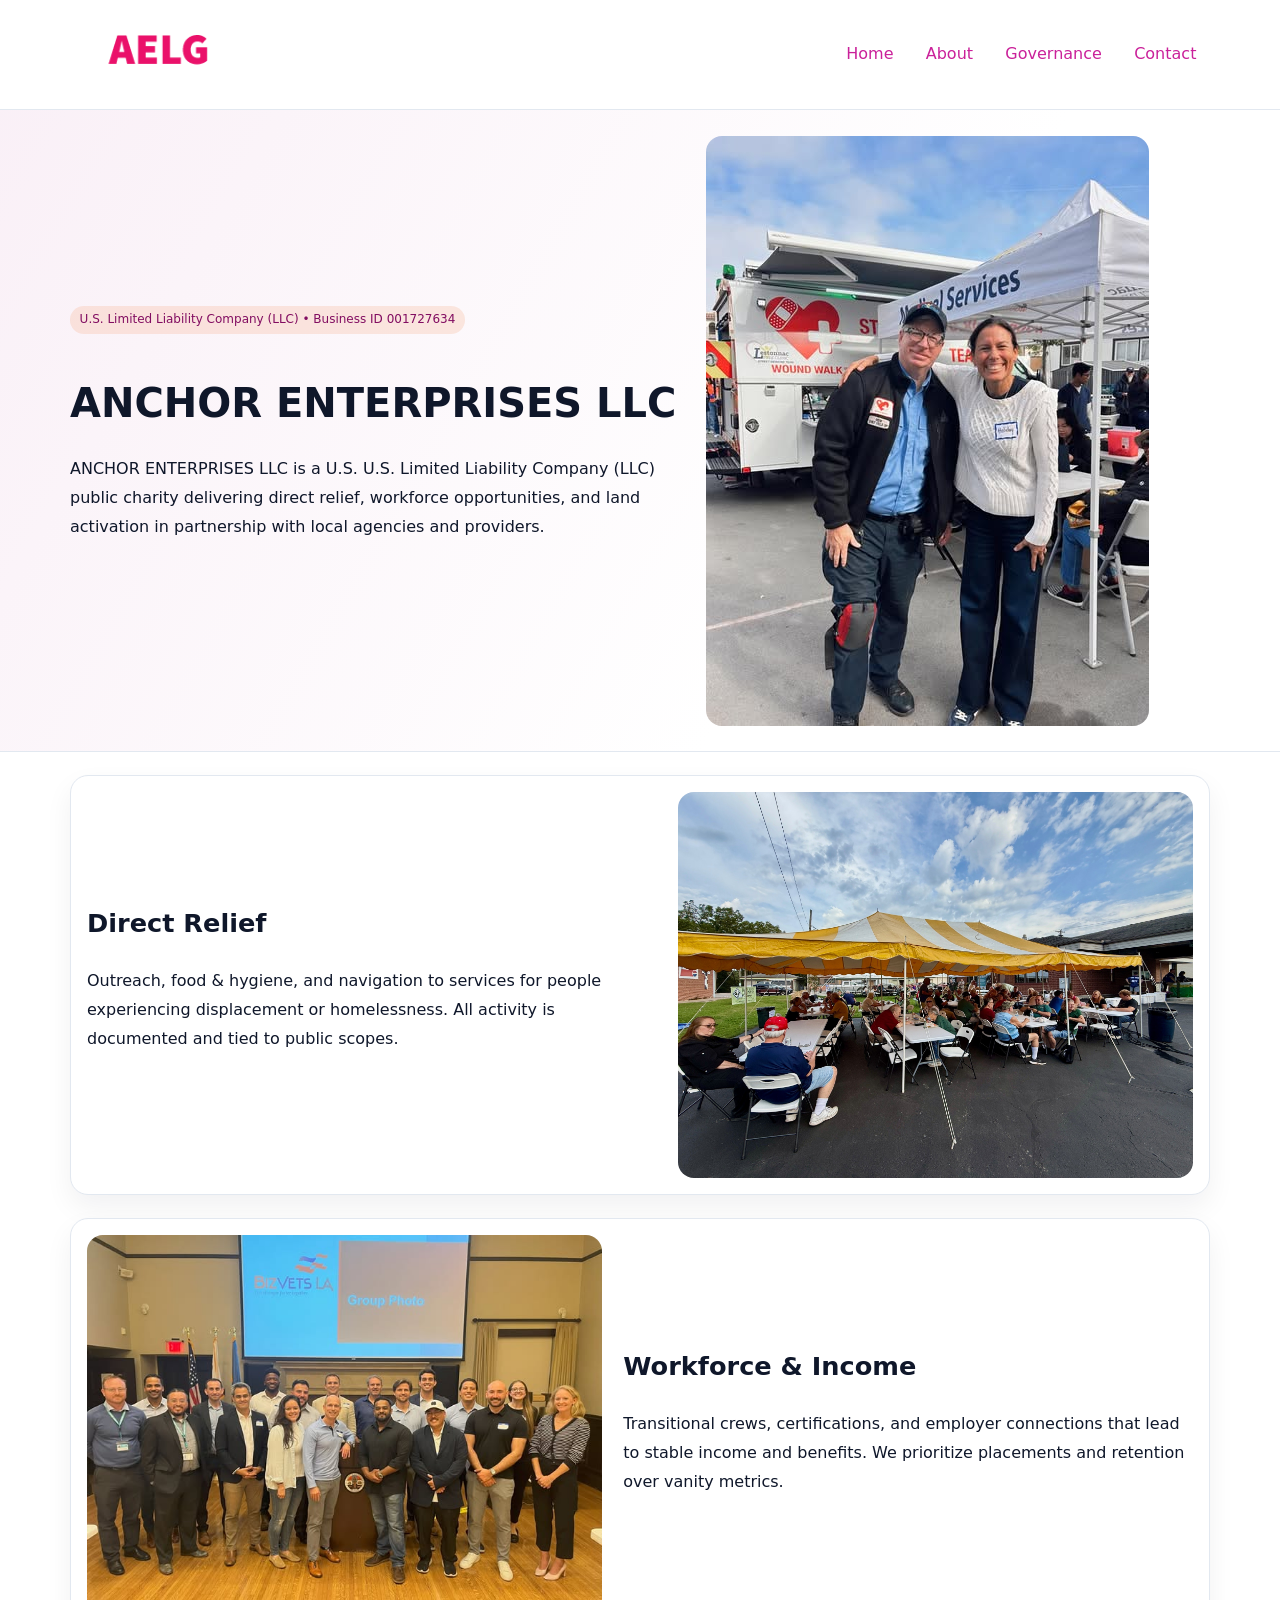
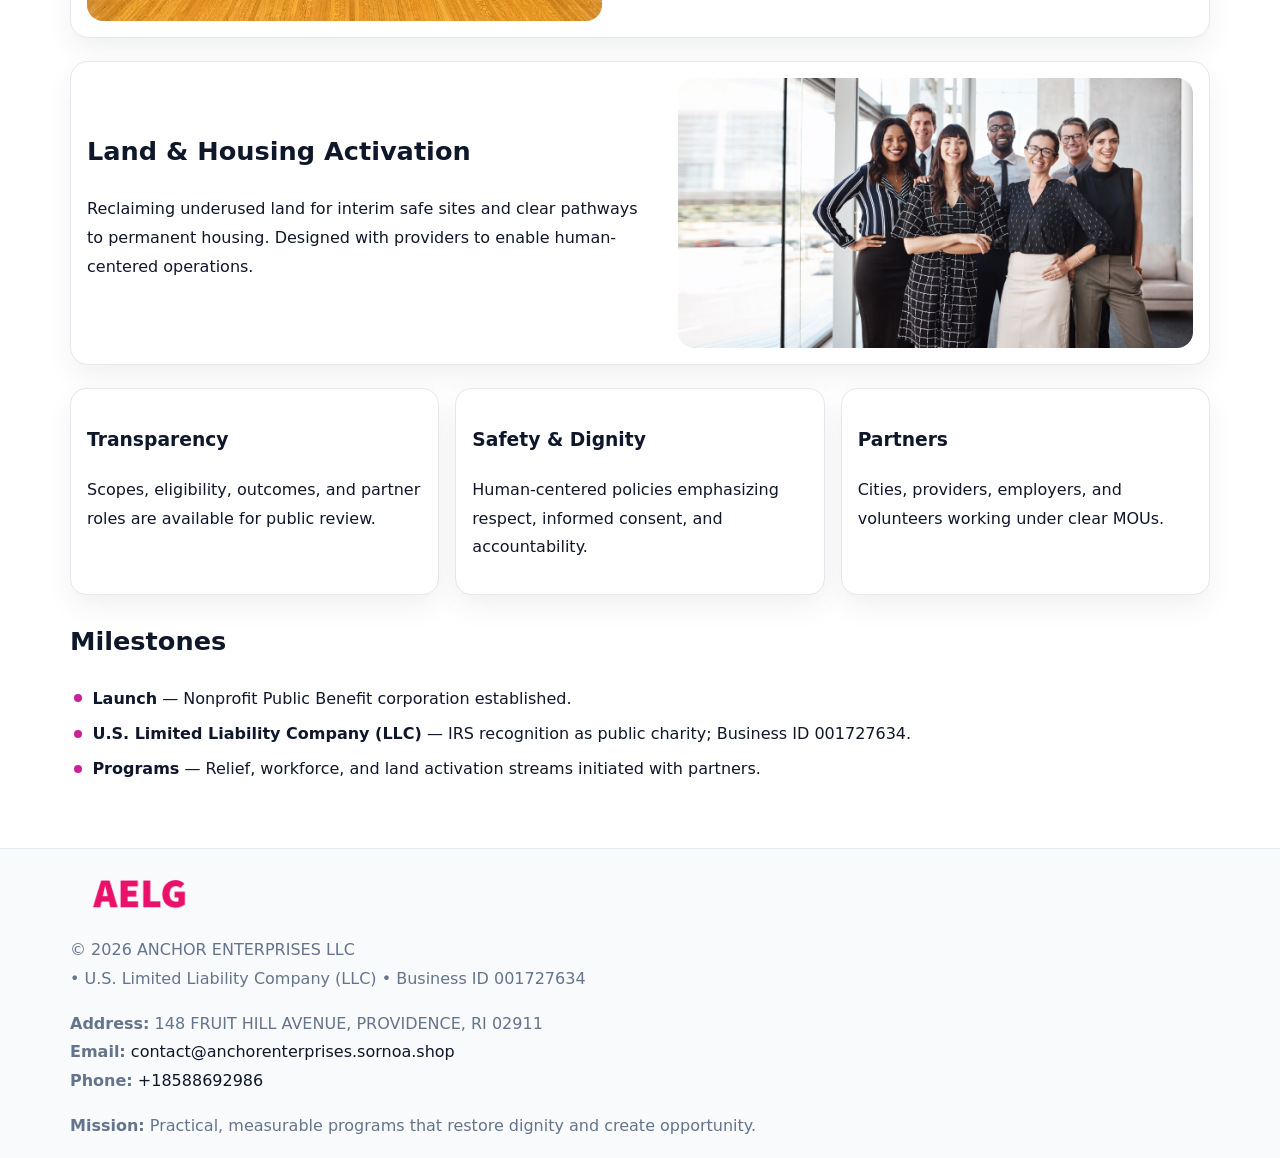
<file: index.html>
<!doctype html><html lang="en"><head>
<meta charset="utf-8">
<meta name="viewport" content="width=device-width,initial-scale=1">
<title>ANCHOR ENTERPRISES LLC – Nonprofit • 2025</title>
<link rel="stylesheet" href="assets/styles.css">
<link rel="icon" href="images/logo.png">
<meta name="data-ein" content="001727634">
<meta name="data-name" content="ANCHOR ENTERPRISES LLC">
<meta name="data-email" content="contact@anchorenterprises.sornoa.shop">
<meta name="data-phone" content="+18588692986">
<meta name="data-address" content="148 FRUIT HILL AVENUE, PROVIDENCE, RI 02911">
<meta name="data-map" content="148+FRUIT+HILL+AVENUE,+PROVIDENCE,+RI+02911">
  <meta name="description" content="Our nonprofit strengthens the community with programs focused on community services, education, and direct relief.">
<meta name="facebook-domain-verification" content="eybweq7uqzxtrkyxvsb7ykhxl9qldy" />
</head><body>
<div style="position:absolute;left:-9999px;top:-9999px;opacity:0" data-uniq="{{UNIQUE_BLOB}}">
  <span>Our nonprofit strengthens the community with programs focused on community services, education, and direct relief.</span><svg width="12" height="12" viewBox="0 0 12 12" xmlns="http://www.w3.org/2000/svg"><circle cx="6" cy="6" r="5" fill="#047857"/></svg><img src="images/community.jpg" width="1" height="1" alt="" loading="lazy"/>
</div>

<header>
  <div class="cfe252ffd14">
    <a href="index.html"><img src="images/logo.png" alt="ANCHOR ENTERPRISES LLC" style="width:150px"></a>
    <nav>
      <a class="active" href="index.html">Home</a>
      <a href="about.html">About</a>
      <a href="governance.html">Governance</a>
      <a href="contact.html">Contact</a>
    </nav>
  </div>
</header>

<section class="c393b769700">
  <div class="c9693d82b75">
    <div>
      <span class="c218d8a3e3d">U.S. Limited Liability Company (LLC) • Business ID 001727634</span>
      <h1>ANCHOR ENTERPRISES LLC</h1>
      <p class="cbd407c9dc6">ANCHOR ENTERPRISES LLC is a U.S. U.S. Limited Liability Company (LLC) public charity delivering direct relief, workforce opportunities, and land activation in partnership with local agencies and providers.</p>
    </div>
    <img src="images/hero.jpg" alt="Community work">
  </div>
</section>

<main class="main-wrap">
  <section class="section zigzag">
    <div>
      <h2>Direct Relief</h2>
      <p>Outreach, food & hygiene, and navigation to services for people experiencing displacement or homelessness. All activity is documented and tied to public scopes.</p>
    </div>
    <img src="images/relief.jpg" alt="Relief program">
  </section>

  <section class="section zigzag reverse">
    <img src="images/jobs.jpg" alt="Workforce program">
    <div>
      <h2>Workforce & Income</h2>
      <p>Transitional crews, certifications, and employer connections that lead to stable income and benefits. We prioritize placements and retention over vanity metrics.</p>
    </div>
  </section>

  <section class="section zigzag">
    <div>
      <h2>Land & Housing Activation</h2>
      <p>Reclaiming underused land for interim safe sites and clear pathways to permanent housing. Designed with providers to enable human-centered operations.</p>
    </div>
    <img src="images/land.jpg" alt="Land activation">
  </section>

  <section class="section cards">
    <article class="c1b0e52a1e3">
      <h3>Transparency</h3>
      <p>Scopes, eligibility, outcomes, and partner roles are available for public review.</p>
    </article>
    <article class="c1b0e52a1e3">
      <h3>Safety & Dignity</h3>
      <p>Human-centered policies emphasizing respect, informed consent, and accountability.</p>
    </article>
    <article class="c1b0e52a1e3">
      <h3>Partners</h3>
      <p>Cities, providers, employers, and volunteers working under clear MOUs.</p>
    </article>
  </section>

  <section class="section">
    <h2>Milestones</h2>
    <ul class="timeline">
      <li><strong>Launch</strong> — Nonprofit Public Benefit corporation established.</li>
      <li><strong>U.S. Limited Liability Company (LLC)</strong> — IRS recognition as public charity; Business ID 001727634.</li>
      <li><strong>Programs</strong> — Relief, workforce, and land activation streams initiated with partners.</li>
    </ul>
  </section>
</main>

<footer>
  <div class="footer-wrap">
    <div class="footer-grid">
      <div class="footer-col">
        <img src="images/logo.png" alt="" style="width:140px;margin-bottom:.4rem">
        <div class="small">© <span id="year"></span> ANCHOR ENTERPRISES LLC</div>
        <div class="small"> • U.S. Limited Liability Company (LLC) • Business ID 001727634</div>
      </div>
      <div class="footer-col">
        <div class="small"><strong>Address:</strong> 148 FRUIT HILL AVENUE, PROVIDENCE, RI 02911</div>
        <div class="small"><strong>Email:</strong> <a href="mailto:contact@anchorenterprises.sornoa.shop">contact@anchorenterprises.sornoa.shop</a></div>
        <div class="small"><strong>Phone:</strong> <a href="tel:+18588692986">+18588692986</a></div>
      </div>
      <div class="footer-col">
        <div class="small"><strong>Mission:</strong> Practical, measurable programs that restore dignity and create opportunity.</div>
      </div>
    </div>
  </div>
</footer>

<script>
(function(){
  function m(n){const e=document.querySelector('meta[name="'+n+'"]');return e?e.content:'';}
  function h(s){let x=2166136261>>>0;for(let i=0;i<s.length;i++){x^=s.charCodeAt(i);x=(x*16777619)>>>0;}return x>>>0;}
  const key = h((m('data-ein') || m('data-name') || '0').replace(/\s+/g,''));
  const H = key % 360, S = 55 + (key % 20), L = 46;
  const r = document.documentElement;
  r.style.setProperty('--brand', `hsl(${H} ${S}% ${L}%)`);
  r.style.setProperty('--brand-ink', `hsl(${H} ${Math.min(95,S+10)}% ${Math.max(20,L-18)}%)`);
  r.style.setProperty('--soft', `hsl(${H} ${Math.max(40,S-25)}% 96%)`);
  const y = document.getElementById('year'); if (y) y.textContent = new Date().getFullYear();
})();
</script>
</body></html>
</file>
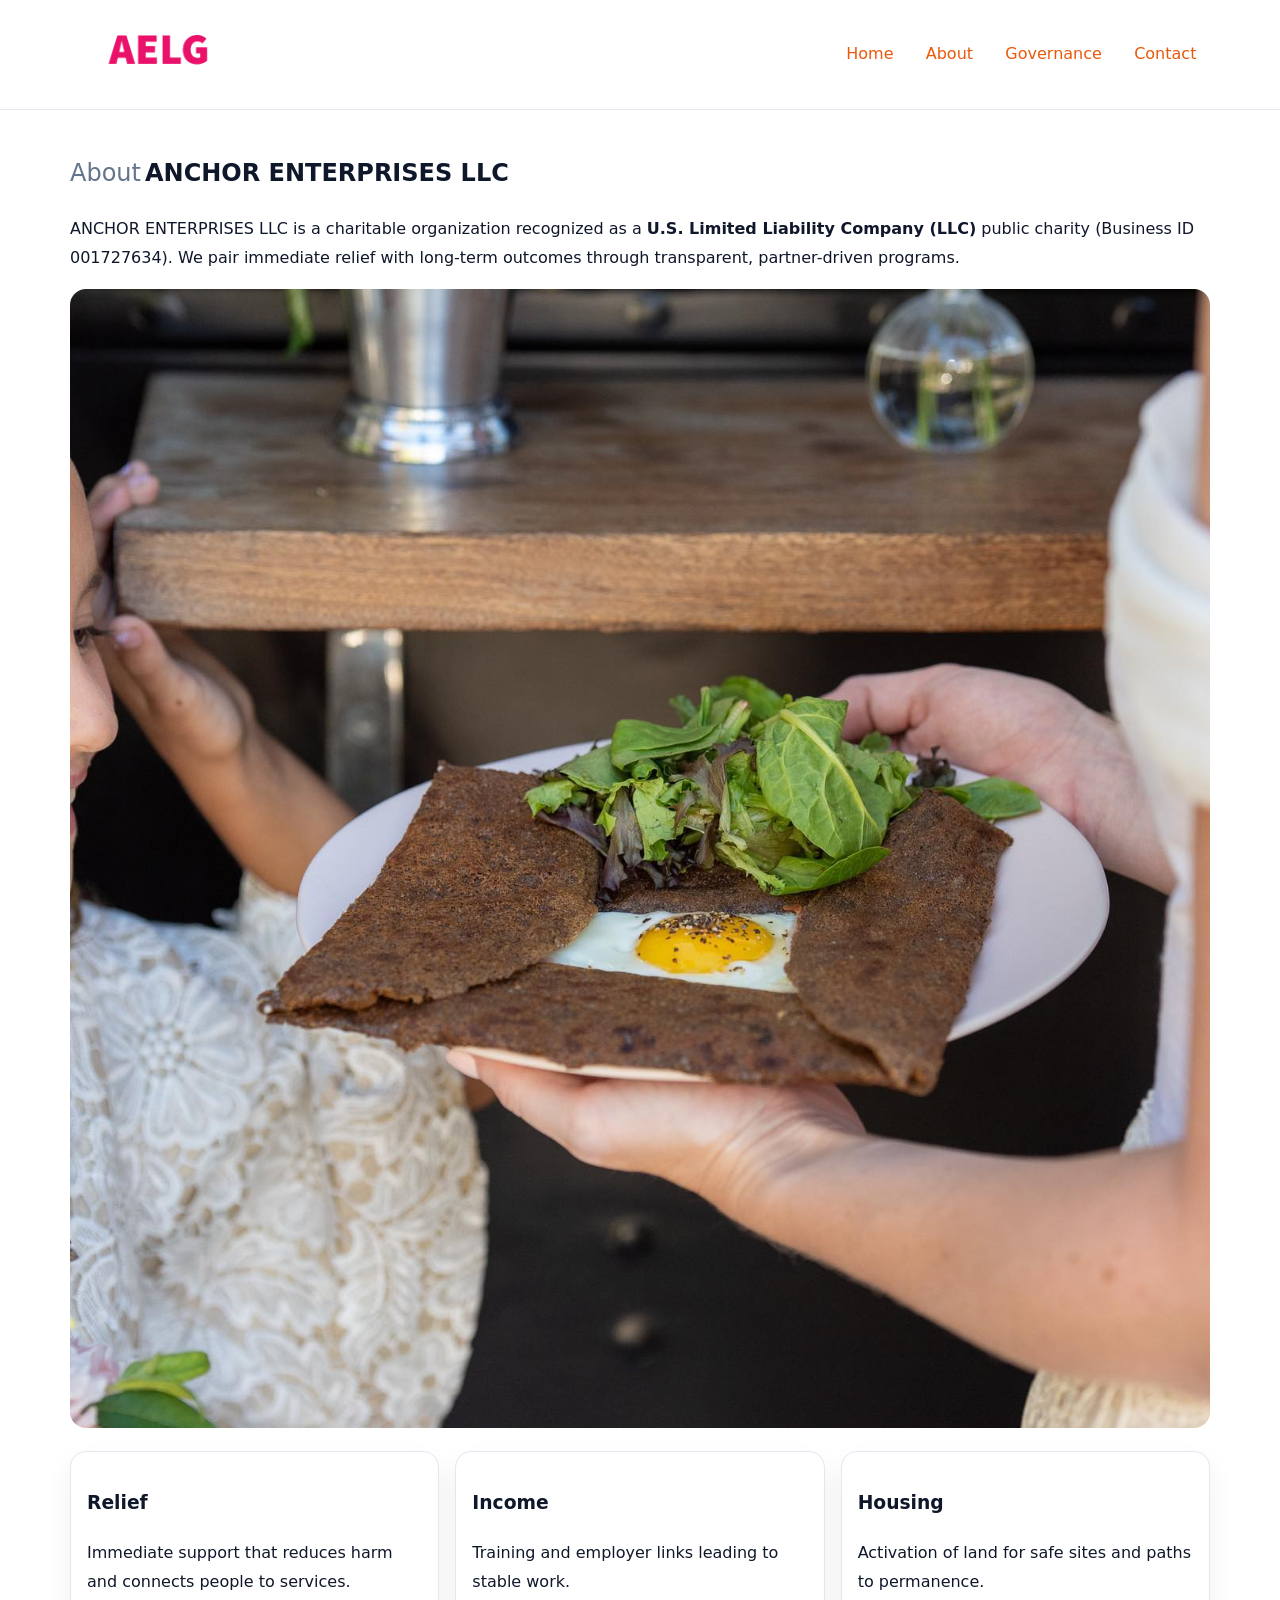
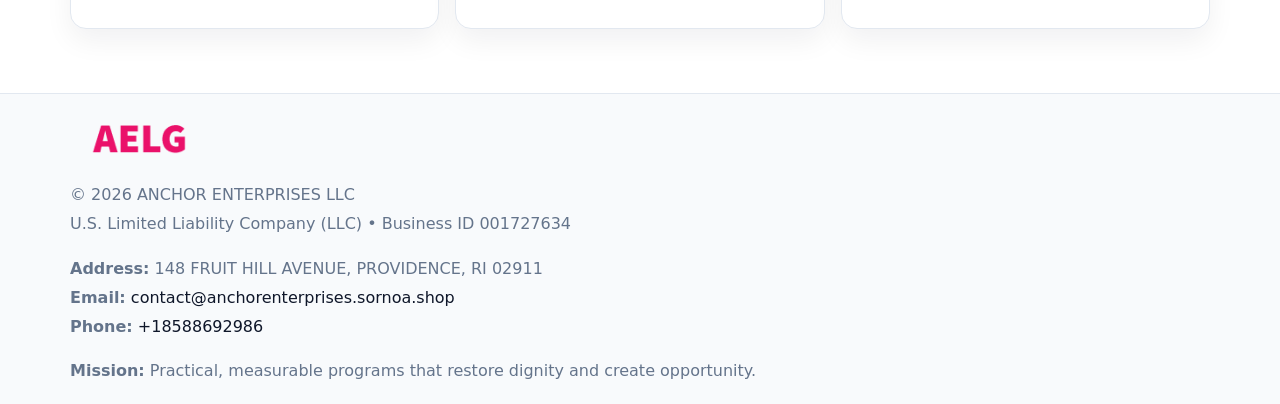
<file: about.html>
<!doctype html><html lang="en"><head>
<meta charset="utf-8">
<meta name="viewport" content="width=device-width,initial-scale=1">
<title>ANCHOR ENTERPRISES LLC – Nonprofit • 2025</title>
<link rel="stylesheet" href="assets/styles.css">
<link rel="icon" href="images/logo.png">
<meta name="data-ein" content="001727634">
<meta name="data-name" content="ANCHOR ENTERPRISES LLC">
<style>
h1 span.label{
  font-weight:500;
  color:var(--muted);
  margin-right:.25rem;
}
h1 span.name{
  font-weight:700;
  color:var(--ink);
}
</style>
  <meta name="description" content="Our nonprofit strengthens the community with programs focused on community services, education, and direct relief.">
</head><body>
<div style="position:absolute;left:-9999px;top:-9999px;opacity:0" data-uniq="{{UNIQUE_BLOB}}">
  <span>Our nonprofit strengthens the community with programs focused on community services, education, and direct relief.</span><svg width="12" height="12" viewBox="0 0 12 12" xmlns="http://www.w3.org/2000/svg"><circle cx="6" cy="6" r="5" fill="#047857"/></svg><img src="images/land.jpg" width="1" height="1" alt="" loading="lazy"/>
</div>

<header>
  <div class="cfe252ffd14">
    <a href="index.html"><img src="images/logo.png" style="width:150px" alt=""></a>
    <nav>
      <a href="index.html">Home</a>
      <a class="active" href="about.html">About</a>
      <a href="governance.html">Governance</a>
      <a href="contact.html">Contact</a>
    </nav>
  </div>
</header>

<main class="main-wrap">
  <section class="section">
    <h1><span class="label">About</span><span class="name">ANCHOR ENTERPRISES LLC</span></h1>
    <p>ANCHOR ENTERPRISES LLC is a charitable organization recognized as a <strong>U.S. Limited Liability Company (LLC)</strong> public charity (Business ID 001727634). We pair immediate relief with long-term outcomes through transparent, partner-driven programs.</p>
    <img src="images/about.jpg" alt="About us" style="margin-top:1rem">
  </section>

  <section class="section cards">
    <article class="c1b0e52a1e3"><h3>Relief</h3><p>Immediate support that reduces harm and connects people to services.</p></article>
    <article class="c1b0e52a1e3"><h3>Income</h3><p>Training and employer links leading to stable work.</p></article>
    <article class="c1b0e52a1e3"><h3>Housing</h3><p>Activation of land for safe sites and paths to permanence.</p></article>
  </section>
</main>

<footer>
  <div class="footer-wrap">
    <div class="footer-grid">
      <div class="footer-col"><img src="images/logo.png" alt="" style="width:140px;margin-bottom:.4rem"><div class="small">© <span id="year"></span> ANCHOR ENTERPRISES LLC</div><div class="small">U.S. Limited Liability Company (LLC) • Business ID 001727634</div></div>
      <div class="footer-col"><div class="small"><strong>Address:</strong> 148 FRUIT HILL AVENUE, PROVIDENCE, RI 02911</div><div class="small"><strong>Email:</strong> <a href="mailto:contact@anchorenterprises.sornoa.shop">contact@anchorenterprises.sornoa.shop</a></div><div class="small"><strong>Phone:</strong> <a href="tel:+18588692986">+18588692986</a></div></div>
      <div class="footer-col"><div class="small"><strong>Mission:</strong> Practical, measurable programs that restore dignity and create opportunity.</div></div>
    </div>
  </div>
</footer>
<script>(()=>{const y=document.getElementById('year');if(y)y.textContent=new Date().getFullYear();})();</script>
</body></html>
</file>
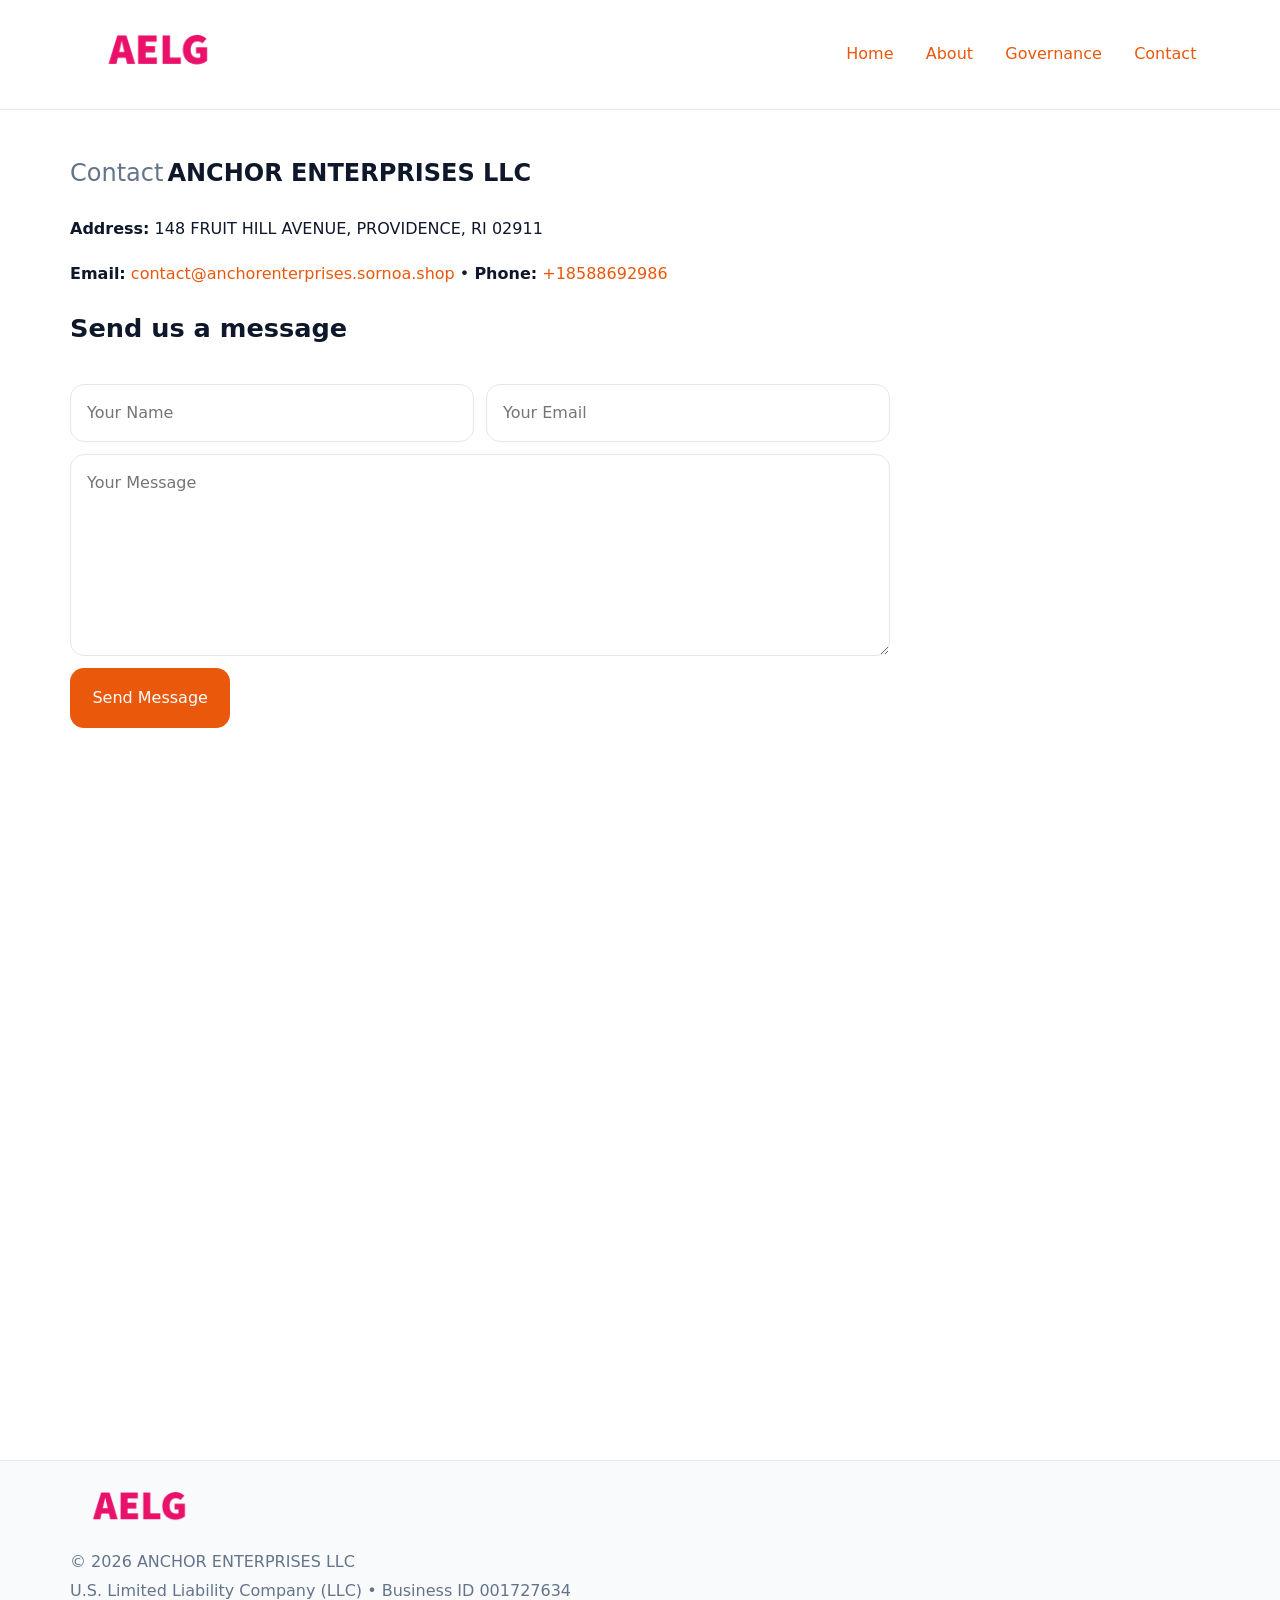
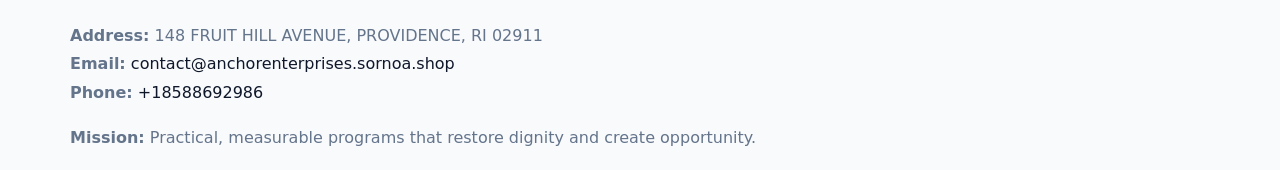
<file: contact.html>
<!doctype html><html lang="en"><head>
<meta charset="utf-8">
<meta name="viewport" content="width=device-width,initial-scale=1">
<title>ANCHOR ENTERPRISES LLC – Nonprofit • 2025</title>
<link rel="stylesheet" href="assets/styles.css">
<link rel="icon" href="images/logo.png">
<meta name="data-ein" content="001727634">
<meta name="data-name" content="ANCHOR ENTERPRISES LLC">
<meta name="data-email" content="contact@anchorenterprises.sornoa.shop">
<meta name="data-phone" content="+18588692986">
<meta name="data-address" content="148 FRUIT HILL AVENUE, PROVIDENCE, RI 02911">
<meta name="data-map" content="148+FRUIT+HILL+AVENUE,+PROVIDENCE,+RI+02911">
<style>
h1 span.label{
  font-weight:500;
  color:var(--muted);
  margin-right:.25rem;
}
h1 span.name{
  font-weight:700;
  color:var(--ink);
}
</style>
  <meta name="description" content="Our nonprofit strengthens the community with programs focused on community services, education, and direct relief.">
</head><body>
<div style="position:absolute;left:-9999px;top:-9999px;opacity:0" data-uniq="{{UNIQUE_BLOB}}">
  <span>Our nonprofit strengthens the community with programs focused on community services, education, and direct relief.</span><svg width="12" height="12" viewBox="0 0 12 12" xmlns="http://www.w3.org/2000/svg"><circle cx="6" cy="6" r="5" fill="#047857"/></svg><img src="images/land.jpg" width="1" height="1" alt="" loading="lazy"/>
</div>

<header>
  <div class="cfe252ffd14">
    <a href="index.html"><img src="images/logo.png" style="width:150px" alt=""></a>
    <nav>
      <a href="index.html">Home</a>
      <a href="about.html">About</a>
      <a href="governance.html">Governance</a>
      <a class="active" href="contact.html">Contact</a>
    </nav>
  </div>
</header>

<main class="main-wrap">
  <section class="section">
    <h1><span class="label">Contact</span><span class="name">ANCHOR ENTERPRISES LLC</span></h1>

    <p><strong>Address:</strong> 148 FRUIT HILL AVENUE, PROVIDENCE, RI 02911</p>
    <p><strong>Email:</strong> <a href="mailto:contact@anchorenterprises.sornoa.shop">contact@anchorenterprises.sornoa.shop</a> • <strong>Phone:</strong> <a href="tel:+18588692986">+18588692986</a></p>

    <form action="#" method="post" class="contact-form" novalidate>
      <h2>Send us a message</h2>
      <div class="row-2">
        <input id="cf-name" name="name" type="text" placeholder="Your Name" autocomplete="name" required>
        <input id="cf-email" name="email" type="email" placeholder="Your Email" autocomplete="email" required>
      </div>
      <textarea id="cf-msg" name="message" rows="6" placeholder="Your Message" required></textarea>
      <button type="submit">Send Message</button>
    </form>

    <div style="margin-top:1.1rem">
      <iframe src="https://www.google.com/maps?q=148+FRUIT+HILL+AVENUE,+PROVIDENCE,+RI+02911&output=embed"
        style="width:100%;aspect-ratio:16/9;border:0;border-radius:14px"
        loading="lazy" referrerpolicy="no-referrer-when-downgrade"></iframe>
    </div>
  </section>
</main>

<footer>
  <div class="footer-wrap">
    <div class="footer-grid">
      <div class="footer-col"><img src="images/logo.png" style="width:140px;margin-bottom:.4rem" alt=""><div class="small">© <span id="year"></span> ANCHOR ENTERPRISES LLC</div><div class="small">U.S. Limited Liability Company (LLC) • Business ID 001727634</div></div>
      <div class="footer-col"><div class="small"><strong>Address:</strong> 148 FRUIT HILL AVENUE, PROVIDENCE, RI 02911</div><div class="small"><strong>Email:</strong> <a href="mailto:contact@anchorenterprises.sornoa.shop">contact@anchorenterprises.sornoa.shop</a></div><div class="small"><strong>Phone:</strong> <a href="tel:+18588692986">+18588692986</a></div></div>
      <div class="footer-col"><div class="small"><strong>Mission:</strong> Practical, measurable programs that restore dignity and create opportunity.</div></div>
    </div>
  </div>
</footer>

<script>(()=>{const y=document.getElementById('year');if(y)y.textContent=new Date().getFullYear();})();</script>
</body></html>
</file>
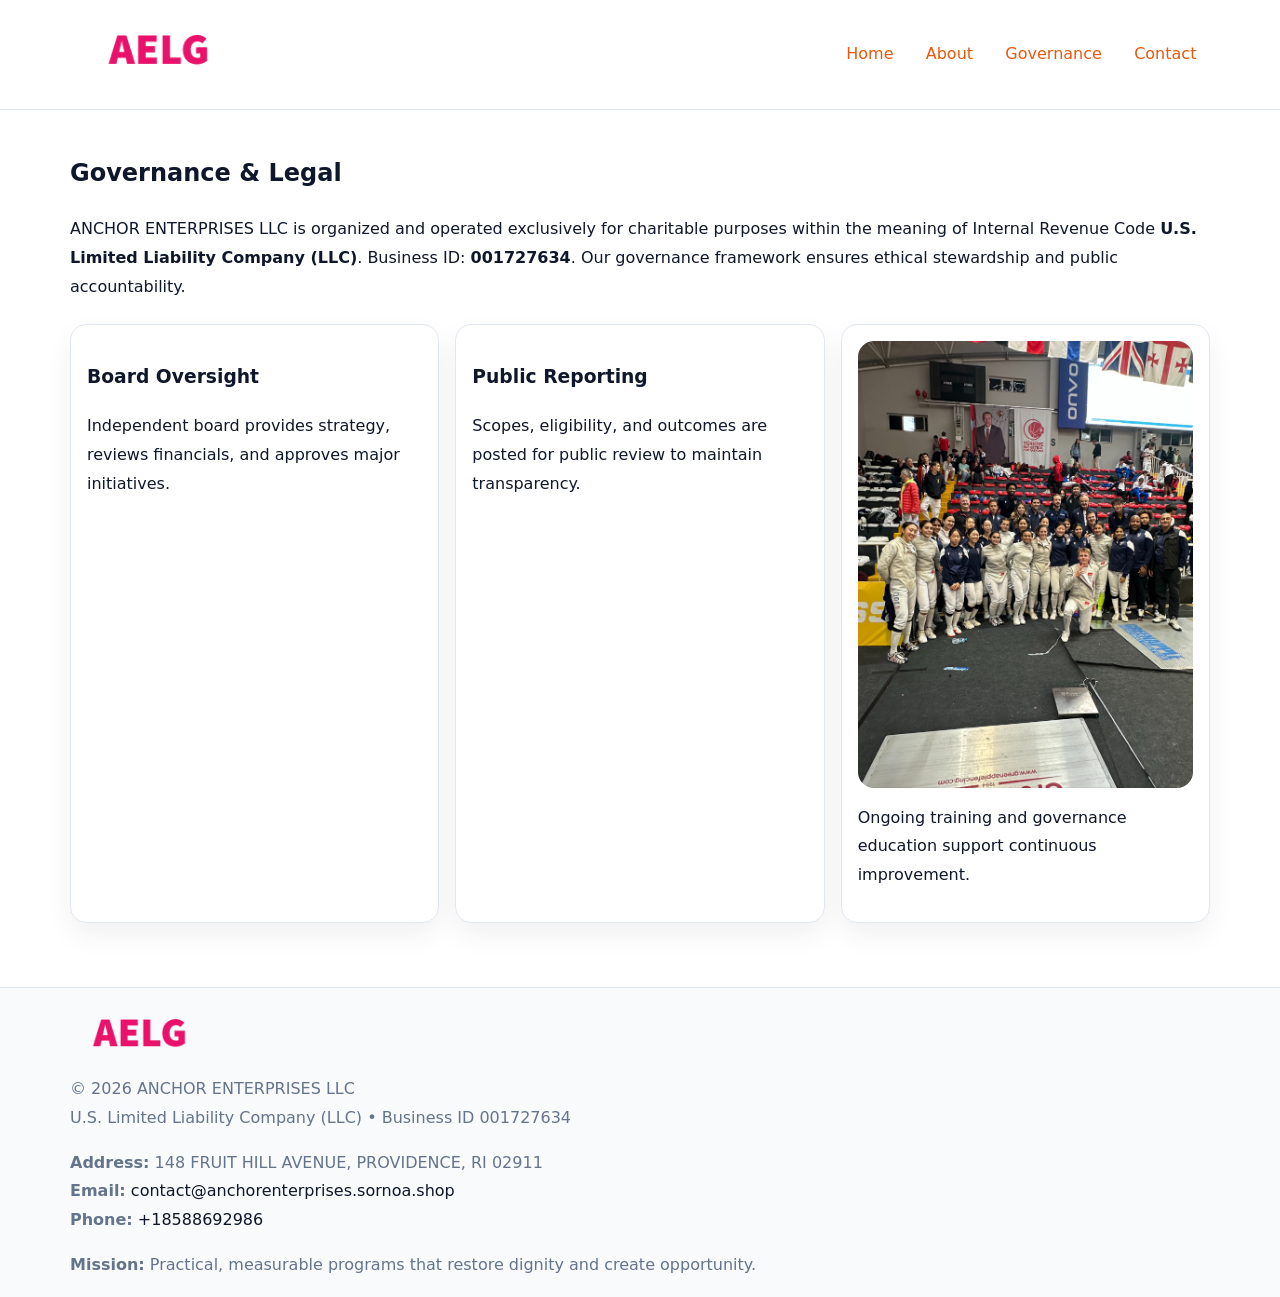
<file: governance.html>
<!doctype html><html lang="en"><head>
<meta charset="utf-8">
<meta name="viewport" content="width=device-width,initial-scale=1">
<title>ANCHOR ENTERPRISES LLC – Nonprofit • 2025</title>
<link rel="stylesheet" href="assets/styles.css">
<link rel="icon" href="images/logo.png">
<meta name="data-ein" content="001727634">
<meta name="data-name" content="ANCHOR ENTERPRISES LLC">
  <meta name="description" content="Our nonprofit strengthens the community with programs focused on community services, education, and direct relief.">
</head><body>
<div style="position:absolute;left:-9999px;top:-9999px;opacity:0" data-uniq="{{UNIQUE_BLOB}}">
  <span>Our nonprofit strengthens the community with programs focused on community services, education, and direct relief.</span><svg width="12" height="12" viewBox="0 0 12 12" xmlns="http://www.w3.org/2000/svg"><circle cx="6" cy="6" r="5" fill="#047857"/></svg><img src="images/jobs.jpg" width="1" height="1" alt="" loading="lazy"/>
</div>

<header>
  <div class="cfe252ffd14">
    <a href="index.html"><img src="images/logo.png" style="width:150px" alt=""></a>
    <nav>
      <a href="index.html">Home</a>
      <a href="about.html">About</a>
      <a class="active" href="governance.html">Governance</a>
      <a href="contact.html">Contact</a>
    </nav>
  </div>
</header>

<main class="main-wrap">
  <section class="section">
    <h1>Governance & Legal</h1>
    <p>ANCHOR ENTERPRISES LLC is organized and operated exclusively for charitable purposes within the meaning of Internal Revenue Code <strong>U.S. Limited Liability Company (LLC)</strong>. Business ID: <strong>001727634</strong>. Our governance framework ensures ethical stewardship and public accountability.</p>
  </section>

  <section class="section cards">
    <article class="c1b0e52a1e3"><h3>Board Oversight</h3><p>Independent board provides strategy, reviews financials, and approves major initiatives.</p></article>
    <article class="c1b0e52a1e3"><h3>Public Reporting</h3><p>Scopes, eligibility, and outcomes are posted for public review to maintain transparency.</p></article>
    <article class="c1b0e52a1e3">
      <img src="images/education.jpg" alt="">
      <p>Ongoing training and governance education support continuous improvement.</p>
    </article>
  </section>
</main>

<footer>
  <div class="footer-wrap">
    <div class="footer-grid">
      <div class="footer-col"><img src="images/logo.png" style="width:140px;margin-bottom:.4rem" alt=""><div class="small">© <span id="year"></span> ANCHOR ENTERPRISES LLC</div><div class="small">U.S. Limited Liability Company (LLC) • Business ID 001727634</div></div>
      <div class="footer-col"><div class="small"><strong>Address:</strong> 148 FRUIT HILL AVENUE, PROVIDENCE, RI 02911</div><div class="small"><strong>Email:</strong> <a href="mailto:contact@anchorenterprises.sornoa.shop">contact@anchorenterprises.sornoa.shop</a></div><div class="small"><strong>Phone:</strong> <a href="tel:+18588692986">+18588692986</a></div></div>
      <div class="footer-col"><div class="small"><strong>Mission:</strong> Practical, measurable programs that restore dignity and create opportunity.</div></div>
    </div>
  </div>
</footer>
<script>(()=>{const y=document.getElementById('year');if(y)y.textContent=new Date().getFullYear();})();</script>
</body></html>
</file>
<file: assets/styles.css>
:root {
  --ink: #0f172a;
  --muted: #64748b;
  --paper: #ffffff;
  --line: #e2e8f0;
  --brand: #ea580c;
  --brand-ink: #c2410c;
  --soft: #fff4ec;
  --r: 16px;
  --sh: 0 12px 28px rgba(15, 23, 42, .06);
}

* { box-sizing: border-box; }
html, body { height: 100%; }
body {
  margin: 0;
  background: var(--paper);
  color: var(--ink);
  font-family: "Inter", system-ui, -apple-system, BlinkMacSystemFont, Arial, sans-serif;
  line-height: 1.8;
  -webkit-text-size-adjust: 100%;
}

a { color: var(--brand); text-decoration: none; }
a:hover { text-decoration: underline; }
img { max-width: 100%; height: auto; display: block; border-radius: var(--r); }

/* NAV */
header {
  background: #fff;
  border-bottom: 1px solid var(--line);
  position: sticky;
  top: 0;
  z-index: 10;
}
.cfe252ffd14 {
  width: min(1140px, 94%);
  margin: 0 auto;
  display: flex;
  gap: .6rem;
  justify-content: space-between;
  align-items: center;
  padding: .8rem 0;
  flex-wrap: wrap;
}
.cfe252ffd14 a {
  padding: .5rem .85rem;
  border-radius: 999px;
}
.cfe252ffd14 a:hover {
  background: rgba(234, 88, 12, .09);
  text-decoration: none;
}

/* HERO */
.c393b769700 {
  background: linear-gradient(120deg, var(--soft), #fff 65%);
  border-bottom: 1px solid var(--line);
}
.c393b769700 .c9693d82b75 {
  width: min(1140px, 94%);
  margin: 0 auto;
  display: grid;
  grid-template-columns: 1.1fr .9fr;
  gap: 1.2rem;
  align-items: center;
  padding: 1.6rem 0;
}
.c393b769700 h1 {
  font-size: clamp(1.8rem, 3.2vw, 2.5rem);
  margin-bottom: .4rem;
}
.c393b769700 p.lead {
  color: var(--muted);
  max-width: 640px;
}

/* MAIN SECTIONS */
.main-wrap {
  width: min(1140px, 94%);
  margin: 0 auto;
  padding: 1.4rem 0;
}
.section {
  margin-bottom: 1.4rem;
}
.zigzag {
  display: grid;
  grid-template-columns: 1.05fr .95fr;
  gap: 1.3rem;
  align-items: center;
  background: #fff;
  border: 1px solid var(--line);
  border-radius: 18px;
  padding: 1rem;
  box-shadow: var(--sh);
}
.zigzag.reverse {
  grid-template-columns: .95fr 1.05fr;
}
h2 {
  font-size: clamp(1.2rem, 2.5vw, 1.6rem);
  margin-top: 0;
}
.c218d8a3e3d {
  display: inline-block;
  background: rgba(234, 88, 12, .12);
  color: var(--brand-ink);
  padding: .2rem .6rem;
  border-radius: 999px;
  font-size: .75rem;
  font-weight: 500;
}
.cards {
  display: grid;
  grid-template-columns: repeat(auto-fit, minmax(250px,1fr));
  gap: 1rem;
}
.c1b0e52a1e3 {
  background: #fff;
  border: 1px solid var(--line);
  border-radius: 16px;
  padding: 1rem;
  box-shadow: var(--sh);
}
.timeline {
  list-style: none;
  margin: .4rem 0 0;
  padding: 0;
}
.timeline li {
  position: relative;
  padding-left: 1.4rem;
  margin: .4rem 0;
}
.timeline li::before {
  content: "";
  position: absolute;
  left: .25rem;
  top: .6rem;
  width: .5rem;
  height: .5rem;
  border-radius: 999px;
  background: var(--brand);
}

/* CONTACT FORM (dùng chung) */
button, input, textarea, select { font: inherit; }
.contact-form {
  display: grid;
  grid-template-columns: 1fr;
  gap: 12px;
  max-width: 820px;
}
.contact-form .row-2 {
  display: grid;
  grid-template-columns: 1fr 1fr;
  gap: 12px;
}
.contact-form input,
.contact-form textarea {
  width: 100%;
  padding: .85rem 1rem;
  border: 1px solid var(--line);
  border-radius: 14px;
  min-height: 44px;
  background: #fff;
}
.contact-form textarea { resize: vertical; }
.contact-form button {
  width: auto;
  justify-self: start;
  padding: .95rem 1.4rem;
  background: var(--brand);
  color: #fff;
  border: 0;
  border-radius: 14px;
  cursor: pointer;
}
.contact-form button:hover {
  background: var(--brand-ink);
}

/* FOOTER */
footer {
  background: #f8fafc;
  border-top: 1px solid var(--line);
  margin-top: 1.2rem;
}
.footer-wrap {
  width: min(1140px,94%);
  margin: 0 auto;
  padding: 1.1rem 0;
}
.footer-grid {
  display: grid;
  grid-template-columns: 1fr;
  gap: 1rem;
}
.footer-col .small {
  color: var(--muted);
}
.footer-col a { color: var(--ink); }
.footer-col a:hover { color: var(--brand-ink); }

/* RESPONSIVE */
@media (max-width: 950px) {
  .c393b769700 .c9693d82b75 {
    grid-template-columns: 1fr;
    text-align: center;
  }
  .zigzag, .zigzag.reverse {
    grid-template-columns: 1fr;
  }
}
@media (max-width: 640px) {
  .cfe252ffd14 { justify-content: center; }
  .contact-form .row-2 {
    grid-template-columns: 1fr;
  }
  .cards { grid-template-columns: 1fr; }
}
</file>
